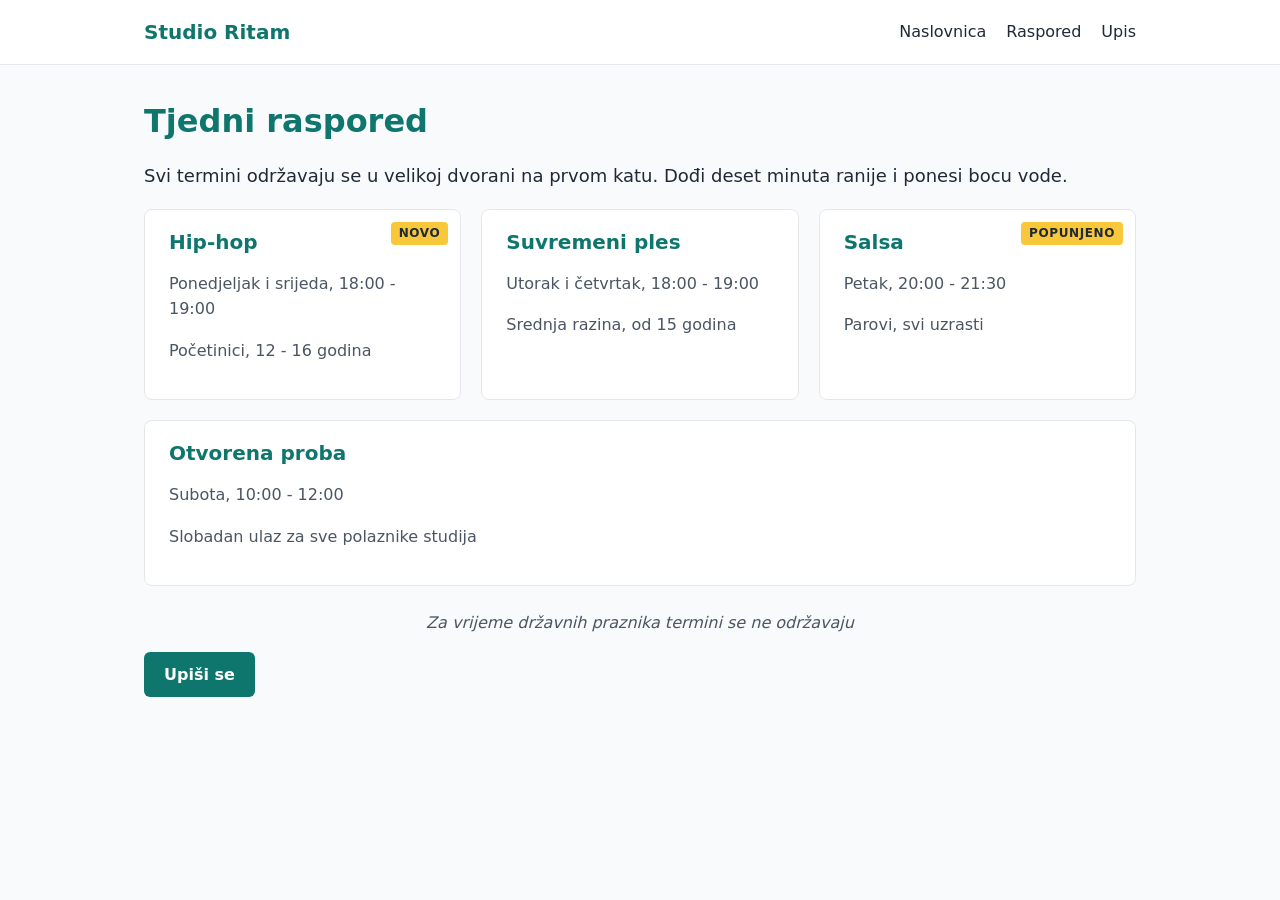
<file: schedule.html>
<!DOCTYPE html>
<html lang="hr">

<head>
    <meta charset="UTF-8">
    <meta name="viewport" content="width=device-width, initial-scale=1.0">
    <title>Raspored | Plesni studio Ritam</title>

    <link rel="stylesheet" href="css/style.css">
</head>

<body>

    <header class="site-header">
        <div class="wrapper header-bar">
            <a href="index.html" class="brand">Studio Ritam</a>
            <nav class="site-nav">
                <a href="index.html">Naslovnica</a>
                <a href="schedule.html">Raspored</a>
                <a href="enroll.html">Upis</a>
            </nav>
        </div>
    </header>

    <main class="wrapper">
        <h1>Tjedni raspored</h1>
        <p class="intro">
            Svi termini održavaju se u velikoj dvorani na prvom katu.
            Dođi deset minuta ranije i ponesi bocu vode.
        </p>

        <div class="grid">
            <article class="card">
                <span class="badge">NOVO</span>
                <h2>Hip-hop</h2>
                <p>Ponedjeljak i srijeda, 18:00 - 19:00</p>
                <p>Početinici, 12 - 16 godina</p>
            </article>

            <article class="card">
                <h2>Suvremeni ples</h2>
                <p>Utorak i četvrtak, 18:00 - 19:00</p>
                <p>Srednja razina, od 15 godina</p>
            </article>

            <article class="card">
                <span class="badge">POPUNJENO</span>
                <h2>Salsa</h2>
                <p>Petak, 20:00 - 21:30</p>
                <p>Parovi, svi uzrasti</p>
            </article>

            <article class="card">
                <h2>Otvorena proba</h2>
                <p>Subota, 10:00 - 12:00</p>
                <p>Slobadan ulaz za sve polaznike studija</p>
            </article>
        </div>

        <p id="note">Za vrijeme državnih praznika termini se ne održavaju</p>

        <a href="enroll.html" class="button">Upiši se</a>
    </main>

</body>

</html>
</file>
<file: css/style.css>
* {
    box-sizing:border-box
}
body {
    margin: 0;
    font-family: system-ui, Arial, sans-serif;
    font-size: 16px;
    line-height: 1.6;
    color: #1f2937;
    background-color: #f9fafb;
}

h1, h2 {
    color: #0f766e;
    line-height: 1.2;

}

h2{
    font-size: 2rem;
}

p {
    color: #4b5563;
}

.intro {
    font-size: 1.125rem;
    color: #1f2937;
}

#note {
    font-style: italic;
    text-align: center;
}

.wrapper {
    width: 100%;
    max-width: 1024px;
    margin: 0 auto;
    padding: 16px;   
}

.card {
    padding: 20px 24px;
    background-color: white;
    border: 1px solid rgb(229, 231, 235);
    border-radius: 8px;
}

.card h2 {
    margin-top: 0;
    font-size: 1.25rem;
}

.button {
    display: inline-block;
    padding: 10px 20px;
    background-color: #0f766e;
    color: white;
    font-weight: 600;
    text-decoration: none;
    border-radius: 6px;
}

.site-header {
    background-color: white;
    border-bottom: 1px solid rgb(229, 231, 235);
}

.header-bar {
    display: flex;
    flex-wrap: wrap;
    justify-content: space-between;
    align-items: center;
    gap: 8px 20px;
}

.brand {
    font-size: 1.25rem;
    font-weight: 700;
    color: #0f766e;
    text-decoration: none;
}

.site-nav {
    display: flex;
    gap: 20px;
}

.site-nav a {
    color: #1f2937;
    text-decoration: none;
}

.site-nav a:hover {
    color: #0f766e;
    text-decoration: underline;
}

.grid {
    display: flex;
    flex-wrap: wrap;
    gap: 20px;
    margin-bottom: 24px;
}

.grid .card {
    flex: 1 1 260px;
}

.card {
    position: relative;
}

.badge {
    position: absolute;
    top: 12px;
    right: 12px;
    padding: 2px 8px;
    font-size: 0.75rem;
    font-weight: 700;
    letter-spacing: 0.05em;
    background-color: hsl(45, 93%, 60%);
    border-radius: 4px;
}

.site-header {
    position: sticky;
    top: 0;
    z-index: 10;
}
</file>
